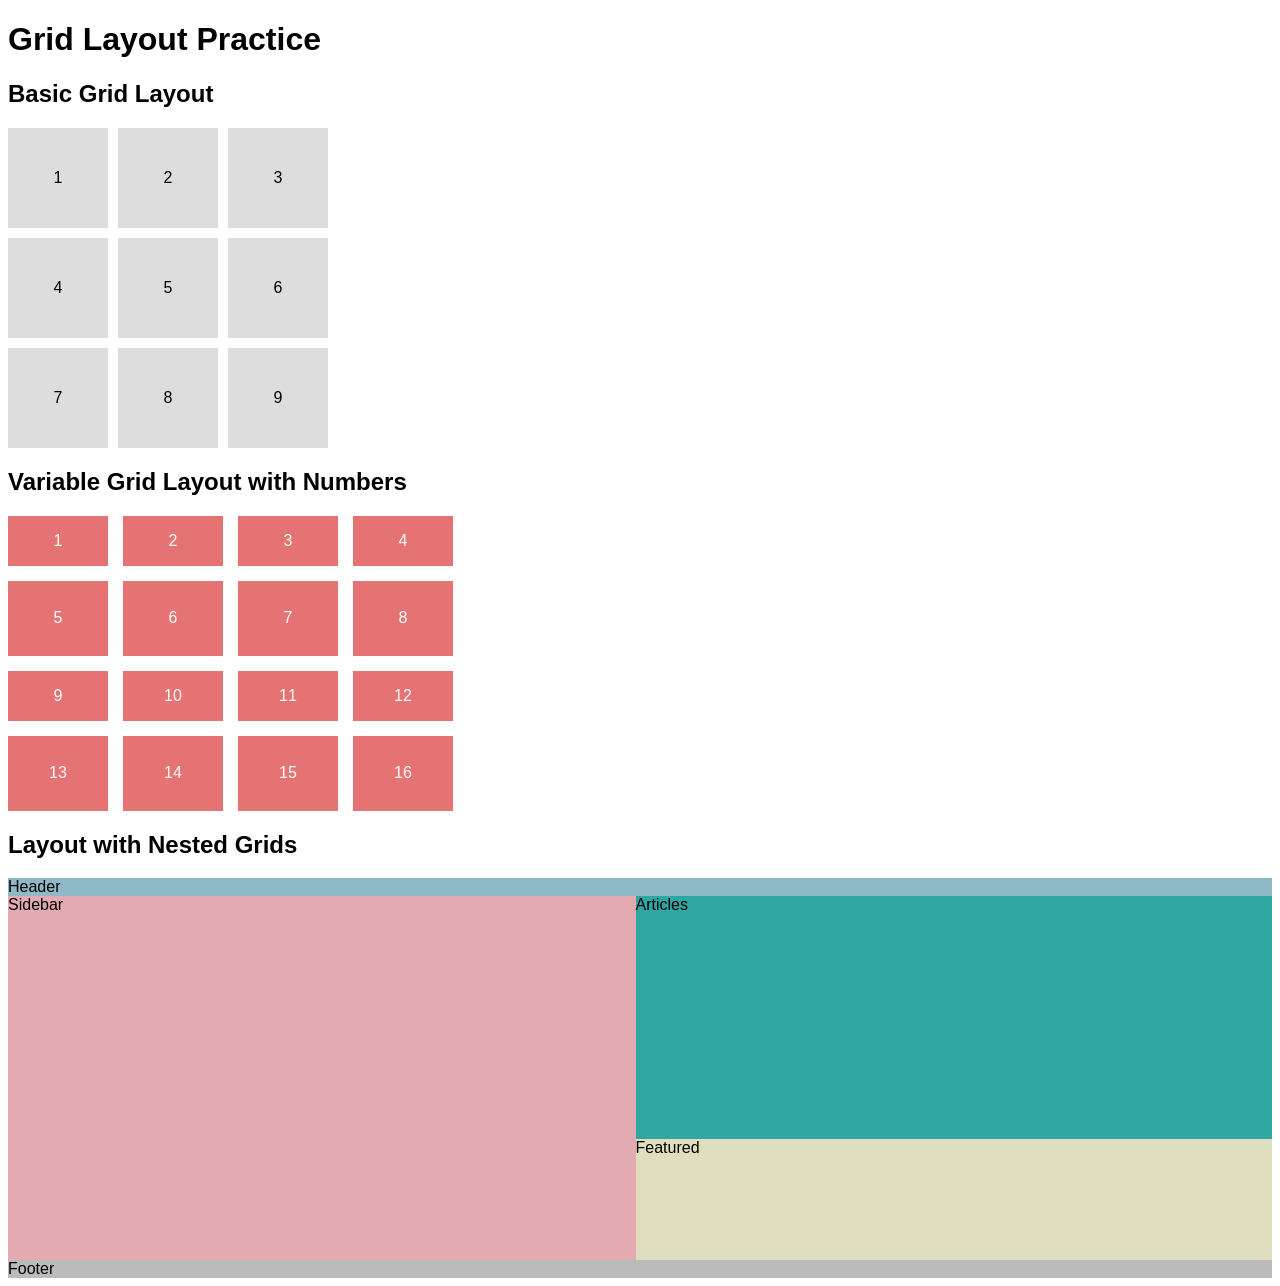
<file: beginning 3/part1/index.html>
<!DOCTYPE html>
<html lang="en">
<head>
    <meta charset="UTF-8">
    <meta name="viewport" content="width=device-width, initial-scale=1.0">
    <title>Grid Layout Practice</title>
    <link rel="stylesheet" href="css/styles.css">
</head>
<body>
    <h1>Grid Layout Practice</h1>
    <h2>Basic Grid Layout</h2>
    <div class="g1">
    <div>1</div>
    <div>2</div>
    <div>3</div>
    <div>4</div>
    <div>5</div>
    <div>6</div>
    <div>7</div>
    <div>8</div>
    <div>9</div>
    </div>

    <h2>Variable Grid Layout with Numbers</h2>
    <div class="g2">
    <div>1</div>
    <div>2</div>
    <div>3</div>
    <div>4</div>
    <div>5</div>
    <div>6</div>
    <div>7</div>
    <div>8</div>
    <div>9</div>
    <div>10</div>
    <div>11</div>
    <div>12</div>
    <div>13</div>
    <div>14</div>
    <div>15</div>
    <div>16</div>
    </div>

    <h2>Layout with Nested Grids</h2>
    <div class="g3">
        <header>Header</header>
        <aside>Sidebar</aside>
        <main>
            <div class="articles">Articles</div>
            <div class="featured">Featured</div>
        </main>
        <footer>Footer</footer>
    </div>
</body>
</html>
</file>
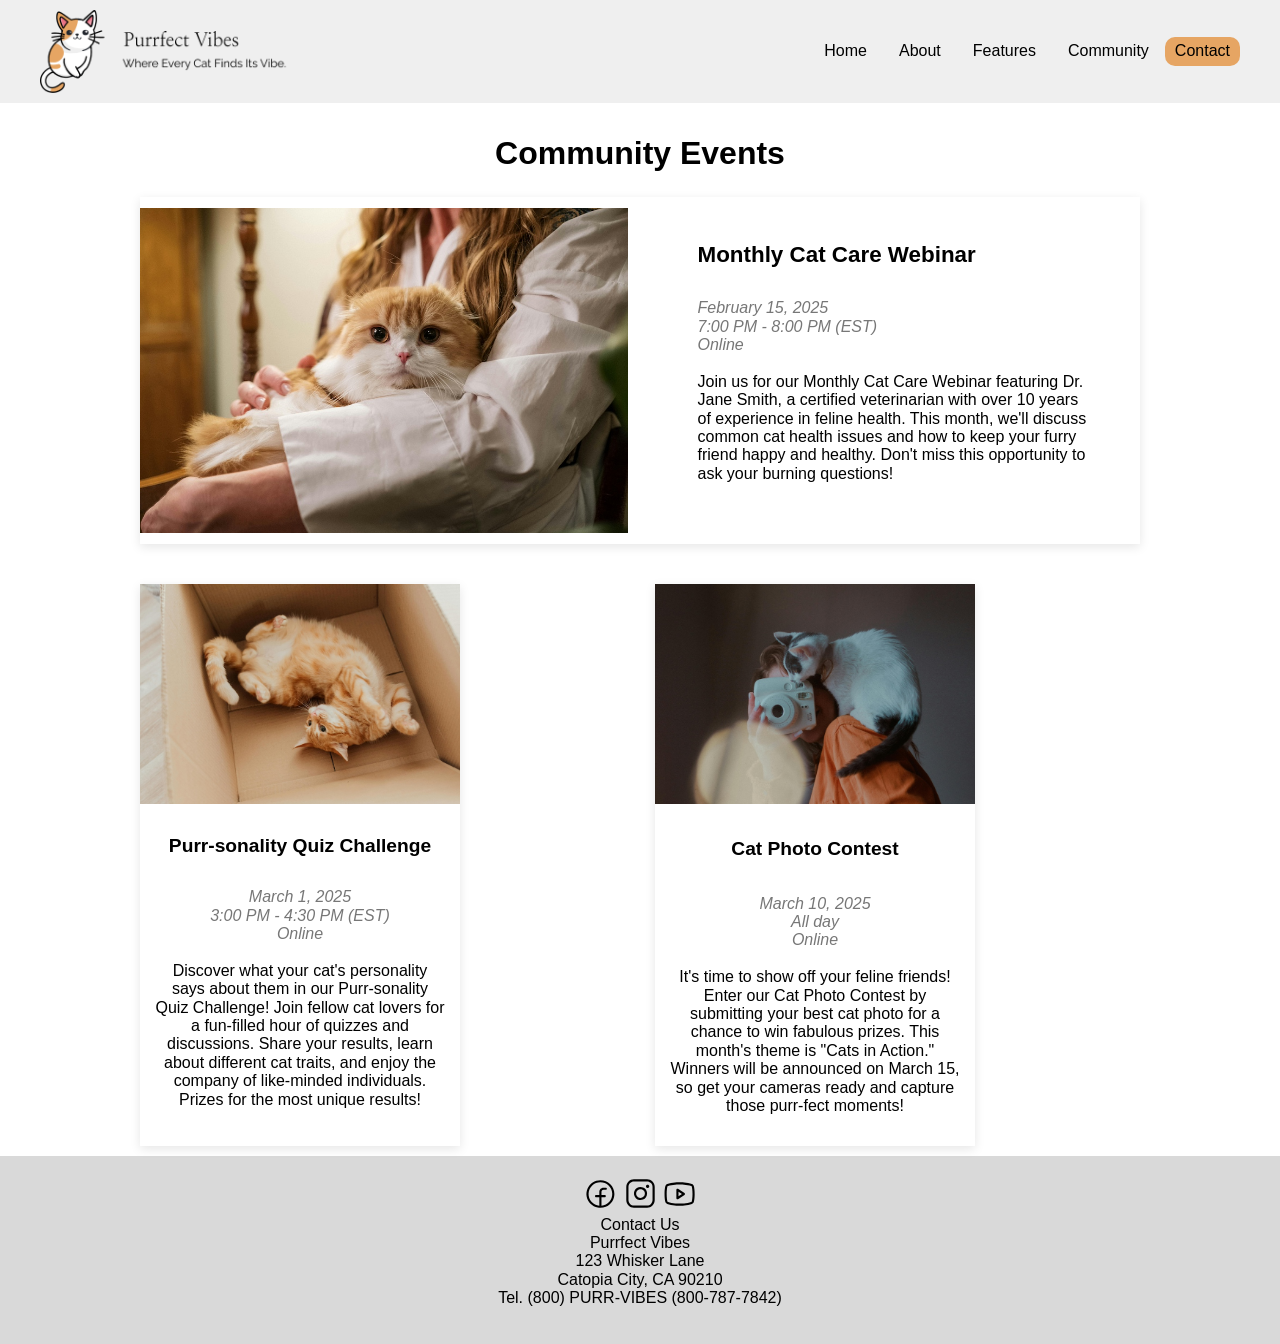
<file: beginning 3/part2/community.html>
<!doctype html>
<html lang="en">
<head>
	<meta charset="utf-8">
	<title>Purrfect Vibes Community Events</title>
    <link rel="stylesheet" href="css/normalize.css">
    <link rel="stylesheet" href="css/styles.css">
</head>

<body>
    <header>
        <div class="container">
            <img src="images/logo.png" alt="logo">
            <nav class="nav1">
                <ul>
                    <li><a href="#">Home</a></li>
                    <li><a href="#">About</a></li>
                    <li><a href="#">Features</a></li>
                    <li><a href="#">Community</a></li>
                </ul>
            </nav>
            <a href="#" class="button">Contact</a>
        </div>
    </header>
<h1>Community Events</h1>
<section class="community container">
    <div class="event-block featured">
        <img src="images/event-cat-care.jpg" alt="cat care">
        <div class="event-text">
            <h2>Monthly Cat Care Webinar</h2>
            <p><span>February 15, 2025</span><br>
                <span>7:00 PM - 8:00 PM (EST)<br>
                Online</span><br><br>
                Join us for our Monthly Cat Care Webinar featuring Dr. Jane Smith, a certified veterinarian with over 10 years of experience in feline health. This month, we'll discuss common cat health issues and how to keep your furry friend happy and healthy. Don't miss this opportunity to ask your burning questions!</p>
        </div> </div> <div class="event-block">
        <img src="images/event-cat-quiz.jpg" alt="cat quizzes">
        <h2>Purr-sonality Quiz Challenge</h2>
        <p><span>March 1, 2025</span><br>
            <span>3:00 PM - 4:30 PM (EST)<br>
            Online</span><br><br>
            Discover what your cat's personality says about them in our Purr-sonality Quiz Challenge! Join fellow cat lovers for a fun-filled hour of quizzes and discussions. Share your results, learn about different cat traits, and enjoy the company of like-minded individuals. Prizes for the most unique results!</p>
    </div>

    <div class="event-block">
        <img src="images/event-cat-photo.jpg" alt="cat community">
        <h3>Cat Photo Contest</h3>
        <p><span>March 10, 2025</span><br>
            <span>All day<br>
            Online</span><br><br>
            It's time to show off your feline friends! Enter our Cat Photo Contest by submitting your best cat photo for a chance to win fabulous prizes. This month's theme is "Cats in Action." Winners will be announced on March 15, so get your cameras ready and capture those purr-fect moments!</p>
    </div>
</section>
<footer>
    <div>
        <a href="#"><img src="images/facebook.svg" alt="Facebook"></a>
        <a href="#"><img src="images/instagram.svg" alt="Instagram"></a>
        <a href="#"><img src="images/youtube.svg" alt="Youtube"></a>
    </div>
    <p>
        Contact Us<br>
        Purrfect Vibes<br>
        123 Whisker Lane<br>
        Catopia City, CA 90210<br>
        Tel. (800) PURR-VIBES (800-787-7842)<br>
    </p>
</footer>
</body>
</html>
</file>
<file: beginning 3/part1/css/styles.css>
body {
    font-size: 16px;
    font-family: Verdana, Geneva, Tahoma, sans-serif;
}

.g1 {
    display: grid;
    grid-template-columns: repeat(3,100px);
    grid-template-rows: repeat(3,100px);
    gap: 10px;
}

.g1 div {
    background: #ddd;
    display: flex;
    justify-content: center;
    align-items: center;
}

.g2 {
    display: grid;
    grid-template-columns: repeat(4,100px);
    grid-template-rows: 50px minmax(75px,1fr) 50px minmax(75px,1fr);
    gap: 15px;
}

.g2 div {
    background: #e57373;
    color: white;
    display: flex;
    justify-content: center;
    align-items: center;
}

.g3 {
    display: grid;
    height: 400px;
    grid-template-columns: 200px,1fr;
    grid-template-rows: auto 1fr auto;
    grid-template-areas:

    "header header"
    "sidebar main"
    "footer footer";

    header{
    grid-area:header;
    background:#8fb9c6;
}

aside{
    grid-area:sidebar;
    background:#e3aab2;
}

main{
    grid-area:main;
    display:grid;
    grid-template-rows:2fr 1fr;
}

.articles{
    background:#2fa7a2;
}

.featured{
    background:#dfdfc0;
}

footer{
    grid-area:footer;
    background:#bbb;
}
}
</file>
<file: beginning 3/part2/css/styles.css>
body {
    font-size: 16px;
    font-family: Arial, Helvetica, sans-serif;
    margin: 0;
}
h1 {
    font-size: 2em;
    font-weight: bold;
    text-align: center;
    margin: 1rem 0;
}
h2 {
    font-size: 1.6em;
    margin: 1rem 0;
}
p {
    margin: 0 0 1rem 0;
}
.container {
    max-width: 1200px;
    margin: auto;
    padding: 10px;
}
a {
    color: #e6a563;
}
header {
    background-color: #efefef;
    position: sticky;
    top: 0;
}
header a {
    text-decoration: none;
    color: #000
}
header a:hover {
    color: #e6a563;
}
header .container {
    padding: 10px;
    margin-bottom: 2em;
    display: flex;
    align-items: center;
    justify-content: flex-end;
}
header img {
    width: 250px;
    margin-right: auto;

}
header ul {
    list-style-type: none;
    display: flex;
    align-items: center;
}
.button {
    background-color: #e6a563;
    border-radius: 10px;
    padding: 5px 10px;
}
.button:hover {
    background-color: #fff;
}
nav li {
    margin: 0 1em;
}
footer {
    text-align: center;
    background-color: #D9D9D9;
    padding: 20px;
}
footer img {
    width: 35px;
}

.community {
    display: grid;
    grid-template-columns: 1fr 1fr;
    column-gap: 30px;
    row-gap: 40px;
    justify-items: start;
    max-width: 1000px; 
    margin: auto;
}

.featured {
    grid-column: 1 / 3; 
    display: grid;
    grid-template-columns: 1fr 1fr; 
    align-items: center; 
    background: white;
    gap: 25px;
}

.featured .event-text {
    padding: 30px;
}

.featured img{
    width:100%;
    display:block;
}

.featured h2{
    font-size: 1.4em;
}

.event-block{
    background:white;
    box-shadow:0 3px 10px rgba(0,0,0,0.1);
}

.event-block:not(.featured) {
    width: 320px;
    text-align: center;
    justify-self: start;
}

.event-block:not(.featured) img{
    width:100%;
    height:220px;
    object-fit:cover;
}

.event-block img{
    width:100%;
    display:block;
}

.event-block h2,
.event-block h3{
    padding:15px 15px 0;
}

.event-block:not(.featured) h2,
.event-block:not(.featured) h3{
    font-size: 1.2em;
}

.event-block p{
    padding:15px;
}

.event-text{
    align-self: start;
}

.event-text h2{
    margin-top: 0;
}

.event-block span{
    color: #777;
    font-style: italic;
}
</file>
